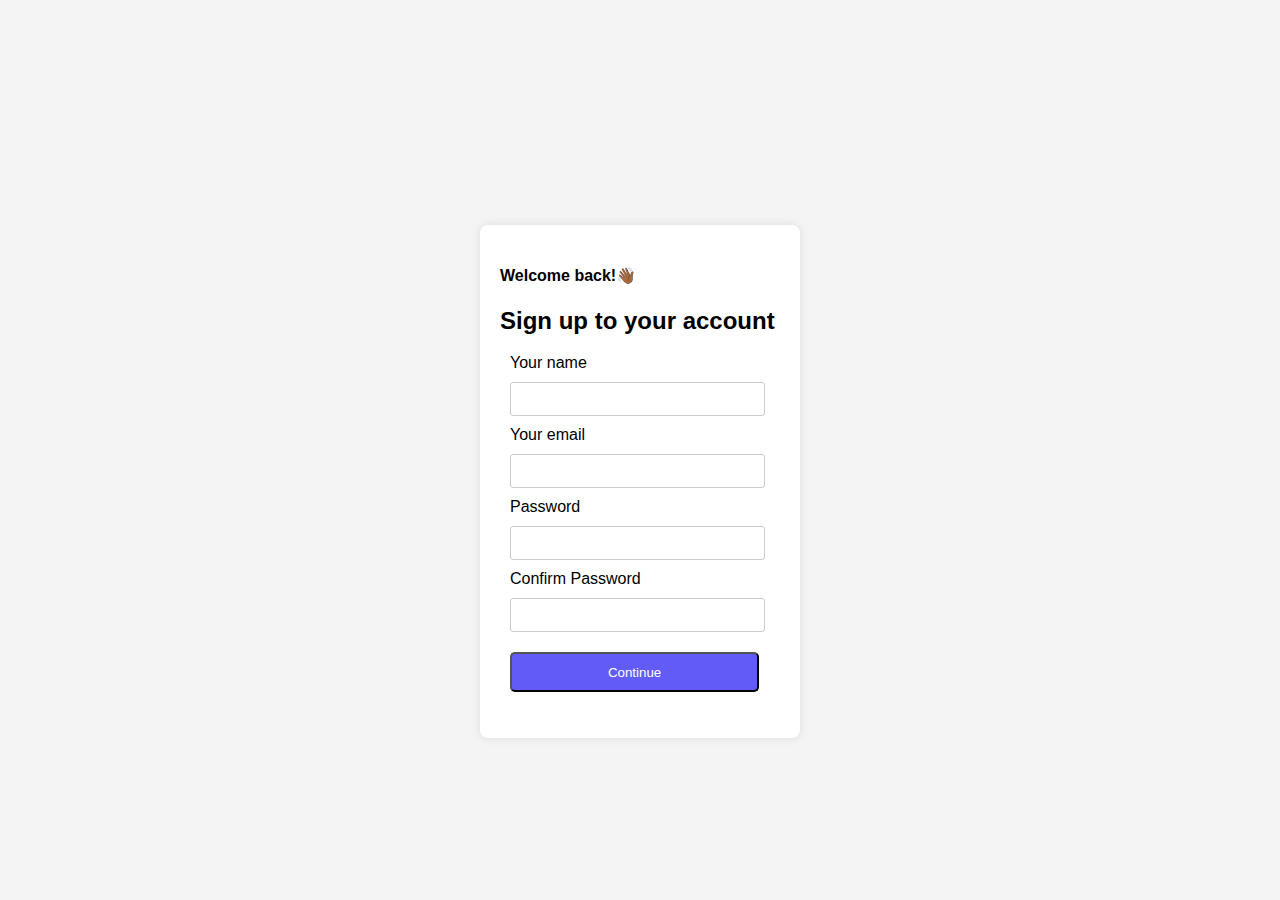
<file: index.html>
<!DOCTYPE html>
<html lang="en">
<head>
    <meta charset="UTF-8">
    <meta name="viewport" content="width=device-width, initial-scale=1.0">
    <title>sign in</title>
    <link rel="stylesheet" href="style.css">
</head>
<body>
    <!-- for sign in -->
    <div id="app"></div>

   <script src="script.js"></script> 
</body>
</html>
</file>
<file: style.css>
body {
    font-family: Arial, sans-serif;
    margin: 0;
    padding: 0;
    display: flex;
    justify-content: center;
    align-items: center;
    height: 100vh;
    width: 100vw;
    background-color: #f4f4f4;
}
#app{
    width: 25%;
    height: 50%;
}

input{
    width: 100%;
    height: 30px;
    border: 1px solid #ccc;
    border-radius: 5px;
}
.container {
    padding: 20px;
    background-color: #fff;
    border-radius: 8px;
    box-shadow: 0 0 10px rgba(0, 0, 0, 0.1);
}
input{
    width: 89%;
    border-radius: 3px;

}
.inputclass{
    margin: 10px;
}
#signupbutton{
    width: 89%;
    height: 40px;
    border-radius: 5px;
    background-color: #625BF7;
    color: #fff;
}
#text{
    color: #625BF7;
    text-align: center;
}
#logoutBtn{
    width: 89%;
    height: 40px;
    border-radius: 5px;
    background-color: #625BF7;
    color: #fff;
    margin-left: 25px;
}


.center{
    text-align: center;
}
.success {
    color: #4a47bf;
}

.error {
    color: red;
}
.image-container {
    text-align: center;
}
</file>
